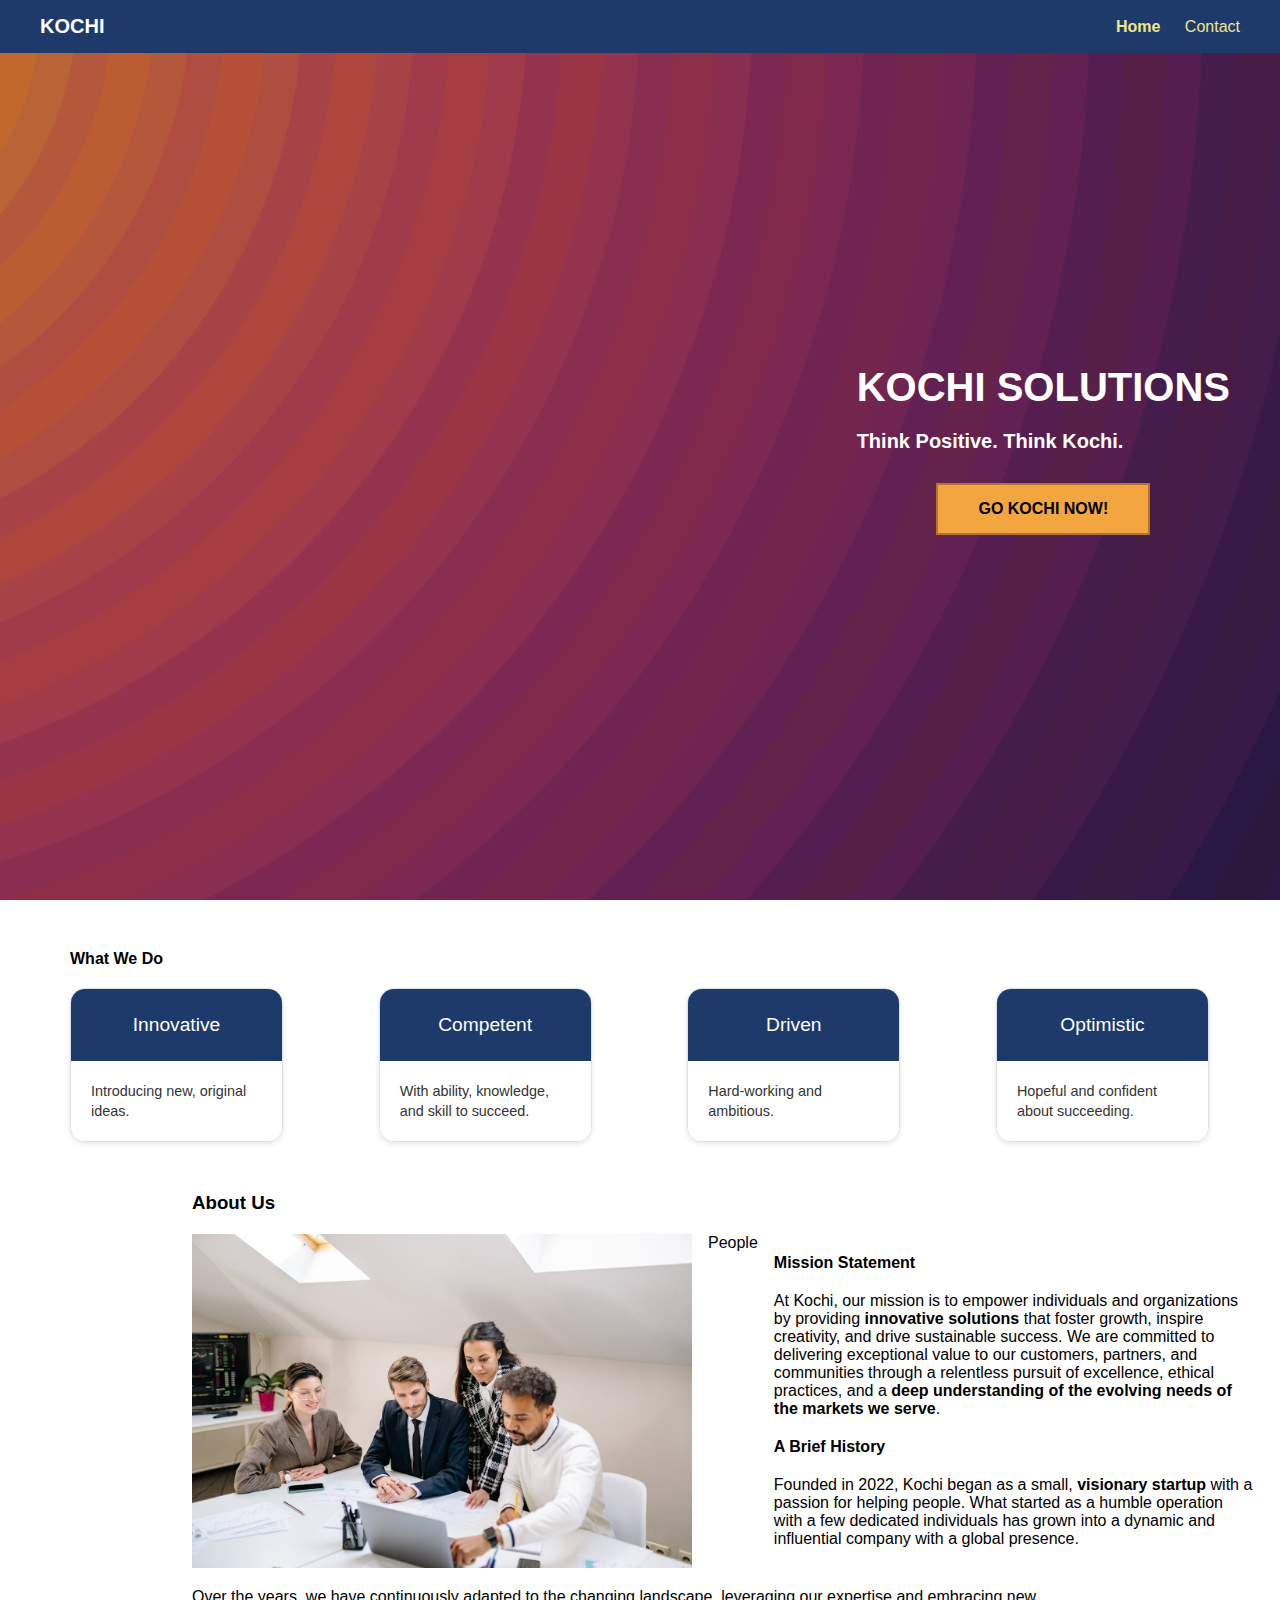
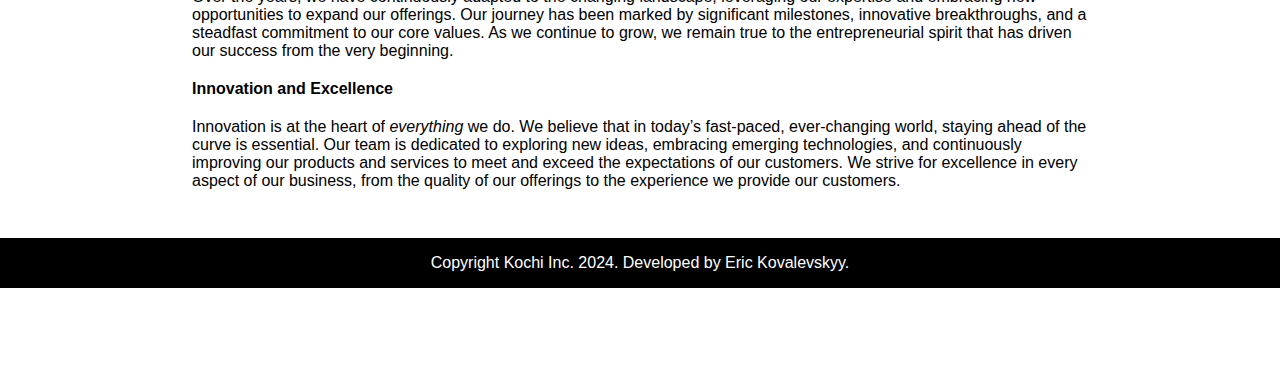
<file: index.html>
<!DOCTYPE html>
<html lang="en">
<head>
    <meta charset="UTF-8">
    <meta name="viewport" content="width=device-width, initial-scale=1.0">
    <title>Kochi Solutions</title>
    <link rel="stylesheet" href="./CssFiles/global.css">
    <link rel="stylesheet" href="./CssFiles/navbar.css">
    <link rel="stylesheet" href="./CssFiles/hero.css">
    <link rel="stylesheet" href="./CssFiles/card.css">
    <link rel="stylesheet" href="./CssFiles/about.css">
    <link rel="stylesheet" href="./CssFiles/footer.css">
    <link rel="stylesheet" href="./CssFiles/responsive.css">



</head>
<body>
    <div class="background-container">
        <img src="./assets/rainbow-vortex.png" alt="Colorful background" class="background-image">
        <!--<figcaption>cover</figcaption>-->
        
        <nav>
            <div class="logo">KOCHI</div>
            <div class="nav-links">
                <a href="." class="active" target="_blank">Home</a>
                <a href="./HtmlPages/contact.html" target="_blank">Contact</a>
            </div>
        </nav>
        
        <div class="hero-content">
            <h1>KOCHI SOLUTIONS</h1>
            <p>Think Positive. Think Kochi.</p>
            <button class="gokochi-button">GO KOCHI NOW!</button>
        </div>
 </div>

     <!-- What We Do -->
     <section class="what-we-do">
        <h4 class="section-title">What We Do</h4>
        <div class="cards-container">
            <div class="card">
                <h3>Innovative</h3>
                <p>Introducing new, original ideas.</p>
            </div>
            <div class="card">
                <h3>Competent</h3>
                <p>With ability, knowledge, and skill to succeed.</p>
            </div>
            <div class="card">
                <h3>Driven</h3>
                <p>Hard-working and ambitious.</p>
            </div>
            <div class="card">
                <h3>Optimistic</h3>
                <p>Hopeful and confident about succeeding.</p>
            </div>
        </div>
    </section>

    <section class="about-us">
        <h3>About Us</h3>
        <div class="content">
            <img src="./assets/people-working.jpg" alt="Team Meeting">
            <figcaption>People</figcaption>
            <div class="text">
                <h4>Mission Statement</h4>
                <p>At Kochi, our mission is to empower individuals and organizations 
                    by providing 
                    <strong>innovative solutions</strong>
                     that foster growth, inspire creativity, and drive sustainable success. We are committed to delivering exceptional value to our customers, partners, and communities through a relentless pursuit of excellence, ethical practices, and a 
                     <strong>deep understanding of the evolving needs of the markets we serve</strong>.</p>
                
                <h4>A Brief History</h4>
                <p>Founded in 2022, Kochi began as a small, <strong>visionary startup</strong> with a passion for helping people. What started as a humble operation with a few dedicated individuals has grown into a dynamic and influential company with a global presence.</p>
            </div>
        </div>

       <div class="under-img">
        <p>Over the years, we have continuously adapted to the changing landscape, leveraging our expertise and embracing new opportunities to expand our offerings. Our journey has been marked by significant milestones, innovative breakthroughs, and a steadfast commitment to our core values. As we continue to grow, we remain true to the entrepreneurial spirit that has driven our success from the very beginning.</p>
                
        <h4>Innovation and Excellence</h4>
        <p>Innovation is at the heart of <em>everything</em> we do. We believe that in today’s fast-paced, ever-changing world, staying ahead of the curve is essential. Our team is dedicated to exploring new ideas, embracing emerging technologies, and continuously improving our products and services to meet and exceed the expectations of our customers. We strive for excellence in every aspect of our business, from the quality of our offerings to the experience we provide our customers.</p>
        </div>
 
       </section>

       <footer>
        <p>Copyright Kochi Inc. 2024. Developed by Eric Kovalevskyy.</p>
    </footer>
    
   

</body>
</html>
</file>
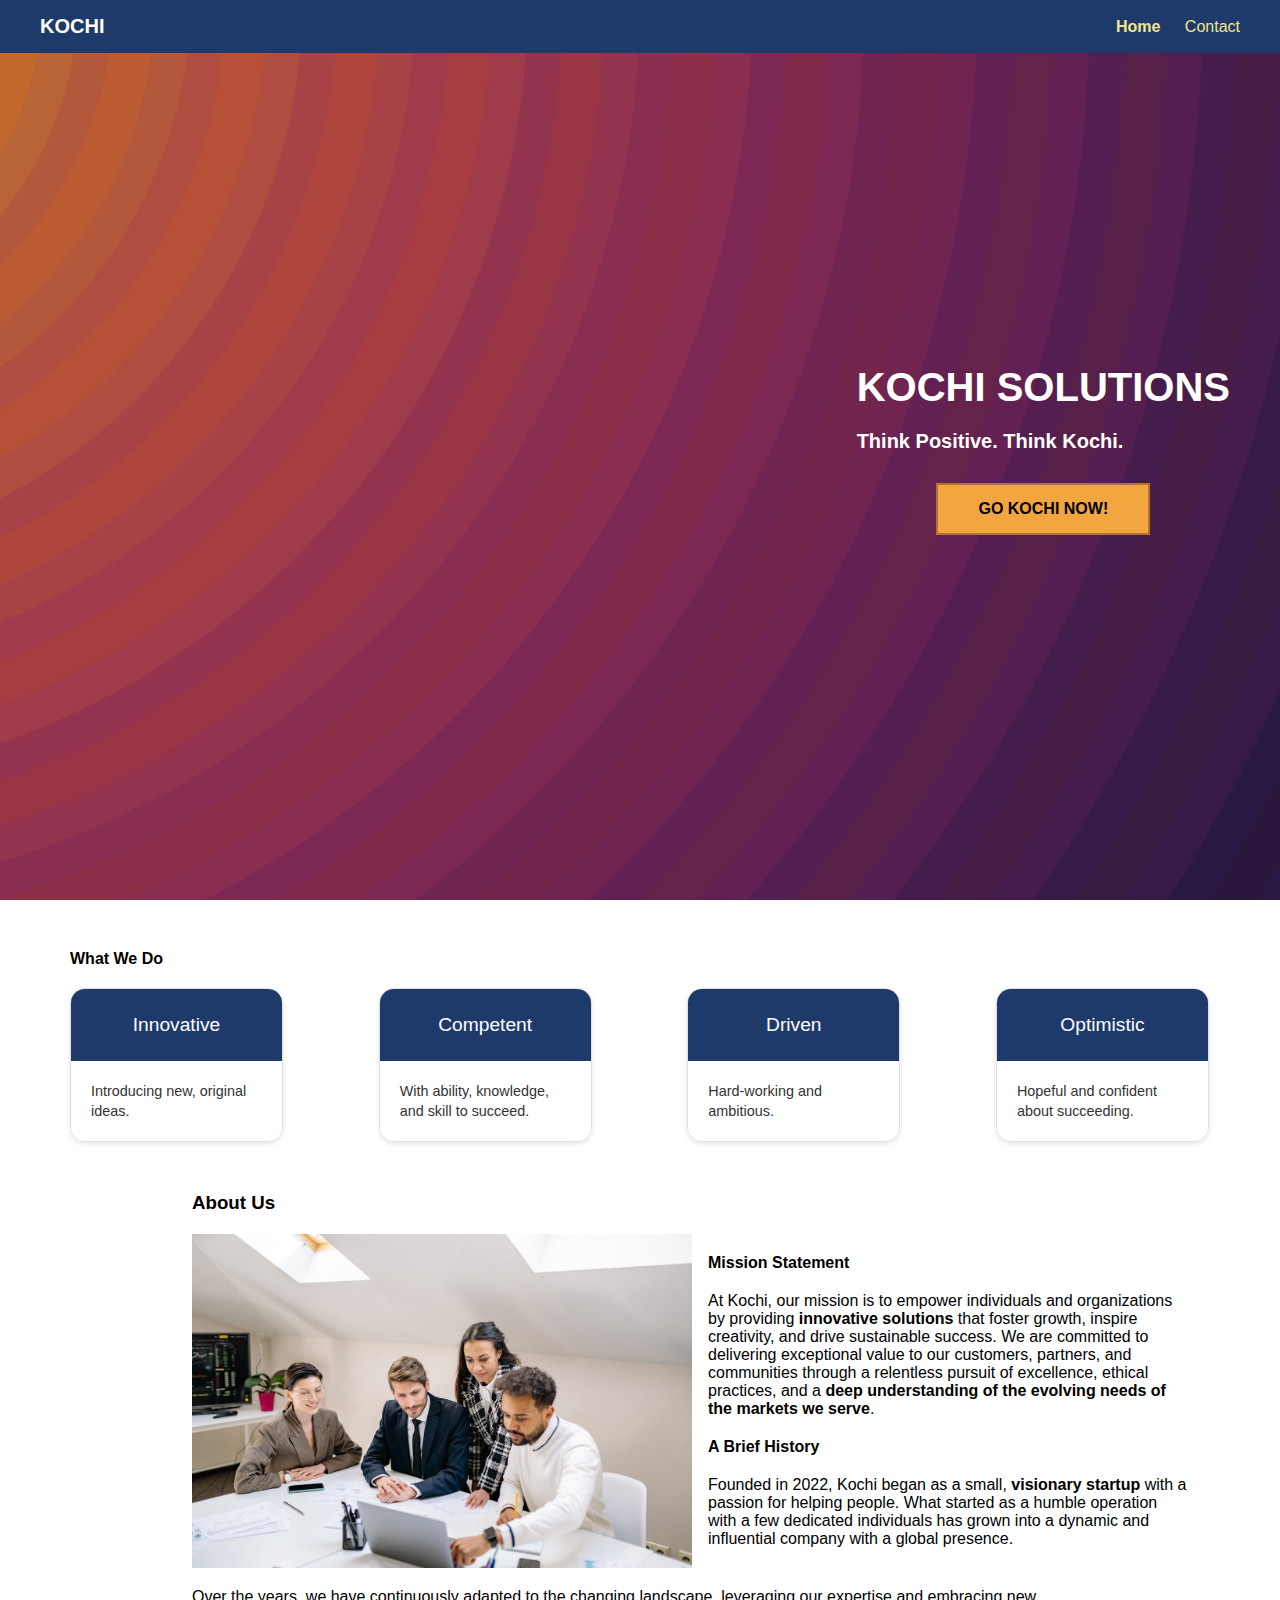
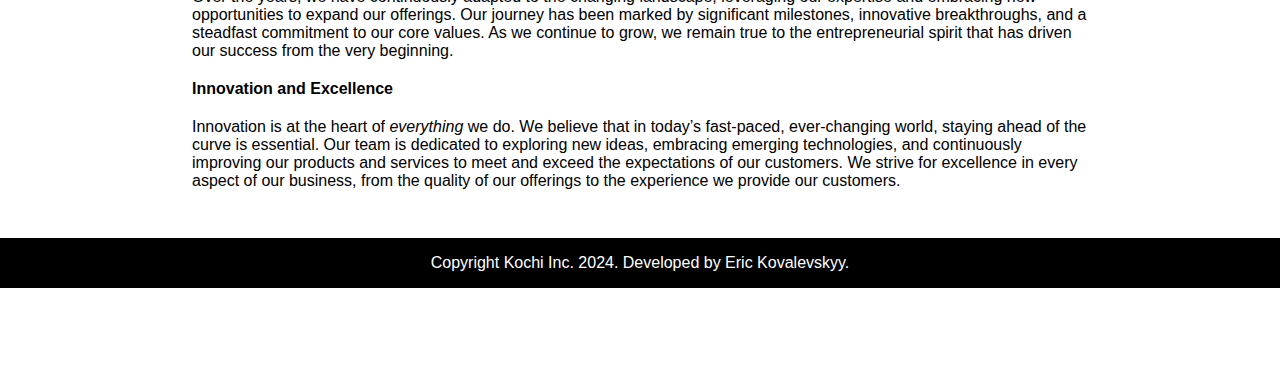
<file: HtmlPages/index.html>
<!DOCTYPE html>
<html lang="en">
<head>
    <meta charset="UTF-8">
    <meta name="viewport" content="width=device-width, initial-scale=1.0">
    <title>Kochi Solutions</title>
    <link rel="stylesheet" href="../CssFiles/global.css">
    <link rel="stylesheet" href="../CssFiles/navbar.css">
    <link rel="stylesheet" href="../CssFiles/hero.css">
    <link rel="stylesheet" href="../CssFiles/card.css">
    <link rel="stylesheet" href="../CssFiles/about.css">
    <link rel="stylesheet" href="../CssFiles/footer.css">
    <link rel="stylesheet" href="../CssFiles/responsive.css">



</head>
<body>
    <div class="background-container">
        <img src="../assets/rainbow-vortex.png" alt="Colorful background" class="background-image">
        
        <nav>
            <div class="logo">KOCHI</div>
            <div class="nav-links">
                <a href="index.html"  class="active">Home</a></li>
                <a href="contact.html">Contact</a>
            </div>
        </nav>
        
        <div class="hero-content">
            <h1>KOCHI SOLUTIONS</h1>
            <p>Think Positive. Think Kochi.</p>
            <button class="gokochi-button">GO KOCHI NOW!</button>
        </div>
 </div>

     <!-- What We Do -->
     <section class="what-we-do">
        <h4 class="section-title">What We Do</h4>
        <div class="cards-container">
            <div class="card">
                <h3>Innovative</h3>
                <p>Introducing new, original ideas.</p>
            </div>
            <div class="card">
                <h3>Competent</h3>
                <p>With ability, knowledge, and skill to succeed.</p>
            </div>
            <div class="card">
                <h3>Driven</h3>
                <p>Hard-working and ambitious.</p>
            </div>
            <div class="card">
                <h3>Optimistic</h3>
                <p>Hopeful and confident about succeeding.</p>
            </div>
        </div>
    </section>

    <section class="about-us">
        <h3>About Us</h3>
        <div class="content">
            <img src="../assets/people-working.jpg" alt="Team Meeting">
            <div class="text">
                <h4>Mission Statement</h4>
                <p>At Kochi, our mission is to empower individuals and organizations 
                    by providing 
                    <strong>innovative solutions</strong>
                     that foster growth, inspire creativity, and drive sustainable success. We are committed to delivering exceptional value to our customers, partners, and communities through a relentless pursuit of excellence, ethical practices, and a 
                     <strong>deep understanding of the evolving needs of the markets we serve</strong>.</p>
                
                <h4>A Brief History</h4>
                <p>Founded in 2022, Kochi began as a small, <strong>visionary startup</strong> with a passion for helping people. What started as a humble operation with a few dedicated individuals has grown into a dynamic and influential company with a global presence.</p>
            </div>
        </div>

       <div class="under-img">
        <p>Over the years, we have continuously adapted to the changing landscape, leveraging our expertise and embracing new opportunities to expand our offerings. Our journey has been marked by significant milestones, innovative breakthroughs, and a steadfast commitment to our core values. As we continue to grow, we remain true to the entrepreneurial spirit that has driven our success from the very beginning.</p>
                
        <h4>Innovation and Excellence</h4>
        <p>Innovation is at the heart of <em>everything</em> we do. We believe that in today’s fast-paced, ever-changing world, staying ahead of the curve is essential. Our team is dedicated to exploring new ideas, embracing emerging technologies, and continuously improving our products and services to meet and exceed the expectations of our customers. We strive for excellence in every aspect of our business, from the quality of our offerings to the experience we provide our customers.</p>
        </div>
 
       </section>

       <footer>
        <p>Copyright Kochi Inc. 2024. Developed by Eric Kovalevskyy.</p>
    </footer>
    
   

</body>
</html>
</file>
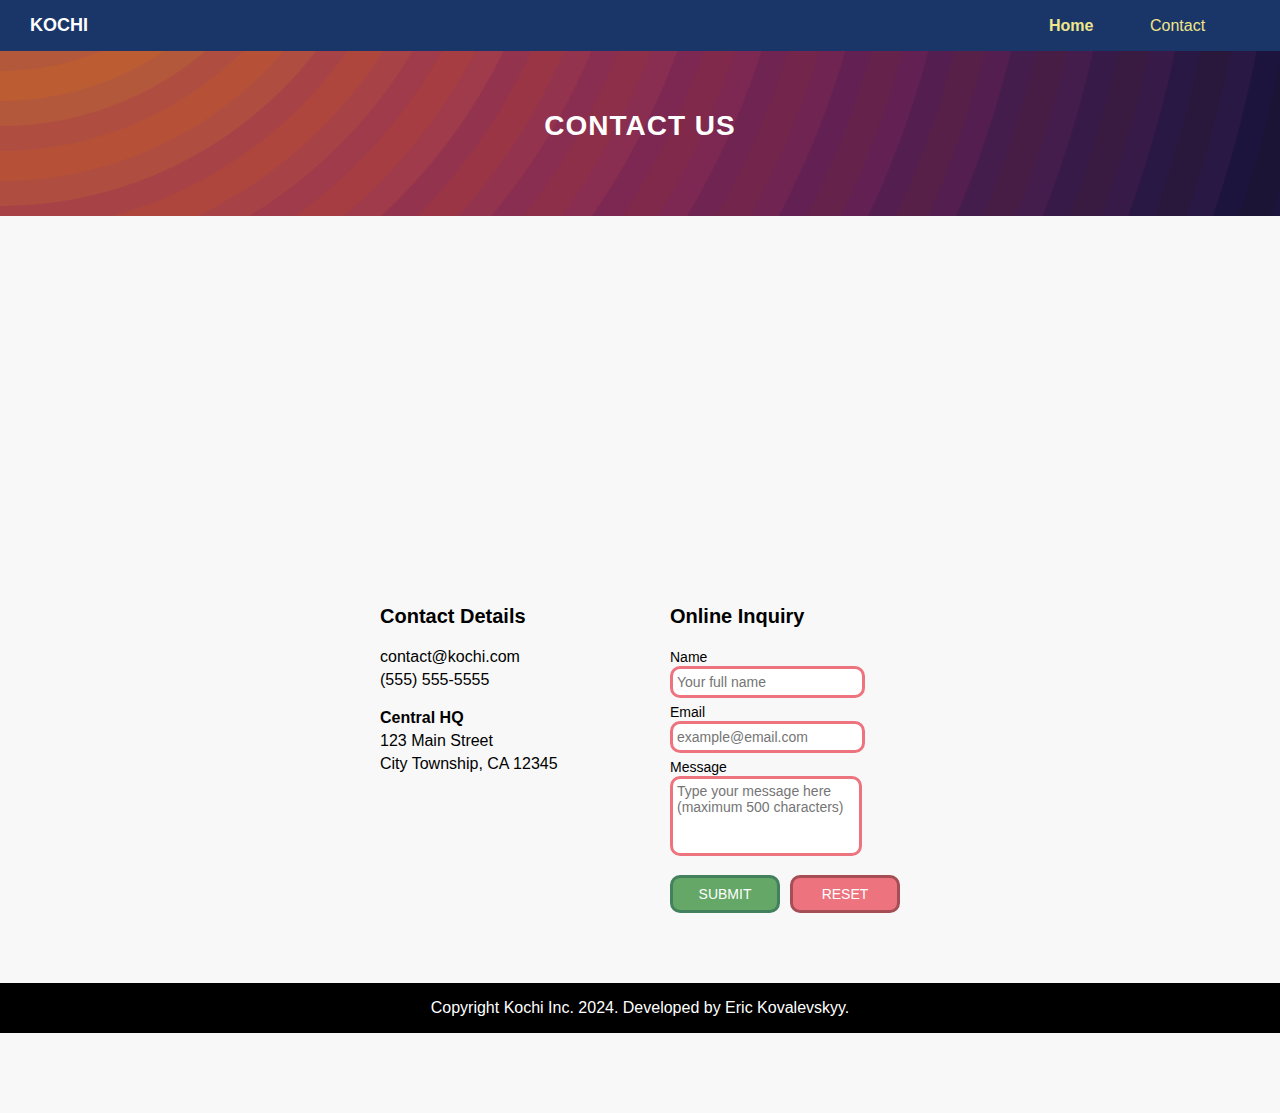
<file: HtmlPages/contact.html>
<!DOCTYPE html>
<html lang="en">
<head>
    <meta charset="UTF-8">
    <meta name="viewport" content="width=device-width, initial-scale=1.0">
    <title>KOCHI - Contact Us</title>
    <link rel="stylesheet" href="../CssFiles/contactDetails.css">
    <link rel="stylesheet" href="../CssFiles/footer.css">
    <link rel="stylesheet" href="../CssFiles/contactGlobal.css">
    <link rel="stylesheet" href="../CssFiles/contactHeader.css">
    <link rel="stylesheet" href="../CssFiles/responsive.css">

</head>
<body>
    <header>
        <div class="logo">KOCHI</div>
        <nav>
            <ul>
                <li><a href="../index.html" class="active" target="_blank">Home</a></li>
                <li> <a href="contact.html" target="_blank">Contact</a></li>
            </ul>
        </nav>
    </header>

    <section class="banner">
        <img src="../assets/rainbow-vortex.png" alt="Colorful background" class="background-image">
        <h1>CONTACT US</h1>
    </section>

    <section class="contact-container">
        <div class="contact-details">
            <h2>Contact Details</h2>
            <p class="email">contact@kochi.com</p>
            <p class="phone">(555) 555-5555</p>
            <div class="address">
                <p class="headquarters">Central HQ</p>
                <p>123 Main Street</p>
                <p>City Township, CA 12345</p>
            </div>
        </div>

        <div class="contact-form">
            <h2>Online Inquiry</h2>
            <form>
                <div class="form-group">
                    <label for="name">Name</label>
                    <input type="text" id="name" placeholder="Your full name">
                </div>
                <div class="form-group">
                    <label for="email">Email</label>
                    <input type="email" id="email" placeholder="example@email.com">
                </div>
                <div class="form-group">
                    <label for="message">Message</label>
                    <textarea id="message" placeholder="Type your message here (maximum 500 characters)"></textarea>
                </div>
                <div class="form-buttons">
                    <button type="submit" class="submit-btn">SUBMIT</button>
                    <button type="reset" class="reset-btn">RESET</button>
                </div>
            </form>
        </div>
    </section>

    <footer>
        <p>Copyright Kochi Inc. 2024. Developed by Eric Kovalevskyy.</p>
    </footer>
</body>
</html>
</file>
<file: CssFiles/global.css>
* {
    margin: 0;
    padding: 0;
    box-sizing: border-box;
    font-family: Arial, sans-serif;
}

.background-container {
    position: relative;
    width: 100%;
    min-height: 100vh;
    overflow: hidden;
}

.background-image {
    position: absolute;
    width: 100%;
    height: 100%;
    object-fit: cover;
    z-index: -1;
}
</file>
<file: CssFiles/navbar.css>
nav {
    background-color: #1e3a6a;
    color: white;
    padding: 15px 40px;
    display: flex;
    justify-content: space-between;
    align-items: center;
    position: relative;
}



.logo {
    font-size: 20px;
    font-weight: bold;
}

.nav-links a {
    color: #f0e68c;
    text-decoration: none;
    margin-left: 20px;
   
}

.nav-links a.active {
    font-weight: bold;
}
</file>
<file: CssFiles/hero.css>
.hero-content {
    color: white;
    max-width: 500px;
    position: absolute;
    right: 50px;
    top: 50%;
    transform: translateY(-50%);
    text-align: left; 
}

.hero-content h1 {
    font-size: 40px;
    margin-bottom: 20px;
    font-weight: bold;
    text-align: left; 
}

.hero-content p {
    font-size: 20px;
    margin-bottom: 30px;
    font-weight: bold;
    text-align: left;
}

.gokochi-button {
    background-color: #f3a640;
    color: black;
    font-weight: bold;
    padding: 15px 40px;
    border: 2px solid #b0742d; 
    cursor: pointer;
    font-size: 16px;
    display: block; 
    margin: 0 auto; 
}
</file>
<file: CssFiles/card.css>
.what-we-do {
    padding: 30px;
    max-width: 1200px;
    margin: 0 auto;
}

.section-title {
    font-size: 1rem;
    color: black;
    font-weight: bold;
    margin-bottom: 20px;
    text-align: left;
}


.cards-container {
    display: flex;
    justify-content:space-between;
    gap: 20px;
    flex-wrap: wrap;
    
}

.card {
    margin-right: 1px;
    border: 1px solid #e0e0e0;
    border-radius: 15px;
    width: calc(20% - 15px);
    overflow: hidden;
    box-shadow: 0 2px 5px rgba(0,0,0,0.1);
    transition: transform 0.3s, box-shadow 0.3s;
}

.card h3 {
    font-size: 1.2rem;
    color: white;
    background-color: #1e3a6a;
    padding: 25px 10px;
    margin: 0;
    font-weight: normal;
    text-align: center;
}

.card p {
    font-size: 0.9rem;
    color: #333;
    padding: 20px;
    background-color: #fff;
    margin: 0;
    line-height: 1.4;
}
</file>
<file: CssFiles/about.css>
.about-us {
    padding-left: 12rem;
    margin-top: 10px;
}

.about-us  h3,h4 {
    color: #000;
    font-weight: bold;
    margin-bottom: 20px;
    margin-top: 20px;
}

.content {
    display: flex;
    align-items: flex-start;
    gap: 1rem;
}

.about-us .content img {
    max-width: 500px;
    height: auto;
}

.text {
    max-width: 480px;
}

.about-us .text h4{
    margin-top: 20px;
    margin-bottom: 20px;
    color: #000;
    font-weight: bold;
}

strong {
    color: #000;
    font-weight: bold;
}

.under-img {
    margin-top: 20px;
    max-width: 900px;
}

.under-img h4  {
    margin-top: 20px;
    margin-bottom: 20px;
    color: #000;
    font-weight: bold;
}
</file>
<file: CssFiles/footer.css>
footer {
    background-color: #000;
    color: #fff;
    text-align: center;
    padding: 1rem 0;
    margin-top: 3rem;
    margin-bottom: 5rem;
}

footer p {
    margin: 0;
}
</file>
<file: CssFiles/responsive.css>
/* Home Page */
@media (max-width: 1200px) {
    .hero-content {
        right: 30px;
        max-width: 400px;
    }

    .about-us {
        padding-left: 8rem;
    }

    .about-us .content img {
        max-width: 400px;
    }

    .text {
        max-width: 400px;
    }
}

@media (max-width: 992px) {
    .hero-content {
        right: 20px;
        max-width: 350px;
    }

    .about-us {
        padding-left: 5rem;
    }

    .about-us .content img {
        max-width: 350px;
    }

    .text {
        max-width: 350px;
    }

    .cards-container {
        justify-content: center;
        gap: 15px;
    }

    .card {
        width: calc(50% - 15px);
    }
}

@media (max-width: 768px) {
    .hero-content {
        right: 10px;
        max-width: 300px;
    }

    .about-us {
        padding-left: 2rem;
    }

    .about-us .content {
        flex-direction: column;
        align-items: center;
    }

    .about-us .content img,
    .text {
        max-width: 100%;
    }

    .cards-container {
        flex-direction: column;
        gap: 20px;
    }

    .card {
        width: 100%;
    }
}

@media (max-width: 480px) {
    .hero-content h1 {
        font-size: 30px;
    }

    .hero-content p {
        font-size: 18px;
    }

    .gokochi-button {
        padding: 10px 30px;
        font-size: 14px;
    }

    .about-us h3, .about-us h4 {
        font-size: 1.2rem;
    }

    .section-title {
        font-size: 0.9rem;
    }
}




/* Contact Page */
@media (max-width: 768px) {
    header {
        grid-template-columns: 1fr;
        text-align: center;
    }

    nav ul {
        grid-template-columns: 1fr;
        justify-content: center;
    }

    .contact-container {
        grid-template-columns: 1fr;
    }

    .form-row {
        grid-template-columns: 1fr;
    }

    .form-buttons {
        grid-template-columns: 1fr;
    }

    button {
        width: 100%;
    }
}
</file>
<file: CssFiles/contactDetails.css>
/* Contact Container */
.contact-container {
    display: grid;
    grid-template-columns: 1fr 1fr;
    gap: 20px;
    max-width: 600px;
    margin: 50px auto;
    padding: 0 20px;
}

.contact-details, .contact-form {
    padding: 20px;
}

.contact-details h2, .contact-form h2 {
    margin-bottom: 20px;
    font-size: 20px;
}

.contact-details p {
    margin-bottom: 5px;
}

.headquarters {
    font-weight: bold;
    margin-top: 20px;
}

/* Form Styles */
.form-row {
    display: grid;
    grid-template-columns: auto 1fr;
    align-items: center;
    gap: 10px;
    margin-bottom: 10px;
}

label {
    font-size: 14px;
}

input, textarea {
    padding: 4px;
    margin-bottom: 5px;
    border: 3px solid #ed747e;
    border-radius: 10px;
    font-size: 14px;
}

input {
    height: 32px;
}

textarea {
    height: 80px;
    resize: none;
}

/* Buttons */
.form-buttons {
    display: grid;
    grid-template-columns: repeat(2, 1fr);
    gap: 10px;
    margin-top: 10px;
}

button {
    padding: 8px 20px;
    font-size: 14px;
    border: none;
    border-radius: 4px;
    cursor: pointer;
}

.submit-btn {
    background-color: #64a766;
    border: 3px solid #43815e;
    border-radius: 10px;
    color: white;
}

.reset-btn {
    background-color: #ed747e;
    border: 3px solid #a54e55;
    border-radius: 10px;
    color: white;
}
</file>
<file: CssFiles/contactGlobal.css>
/* General Styles */
* {
    margin: 0;
    padding: 0;
    box-sizing: border-box;
    font-family: Arial, sans-serif;
}

body {
    background-color: #f8f8f8;
}
</file>
<file: CssFiles/contactHeader.css>
/* Header Styles */
header {
    display: grid;
    grid-template-columns: auto 1fr;
    align-items: center;
    padding: 15px 30px;
    background-color: #1a3668;
    color: white;
}

.logo {
    font-weight: bold;
    font-size: 18px;
}

nav ul {
    display: grid;
    grid-template-columns: repeat(auto-fit, minmax(100px, auto));
    gap: 1px;
    list-style: none;
    justify-content: end;
}

nav ul li a {
    color: #f0e68c;
    text-decoration: none;
}

nav ul li a.active {
    font-weight: bold;
}

/* Banner Section */
.banner {
    display: grid;
    place-items: center;
    height: 150px;
    color: white;
    margin-bottom: 30%;
}

.background-image {
    position: absolute;
    width: 100%;
    height: 20%;
    object-fit: cover;
    z-index: -1;
}

.banner h1 {
    font-size: 28px;
    letter-spacing: 1px;
}
</file>
